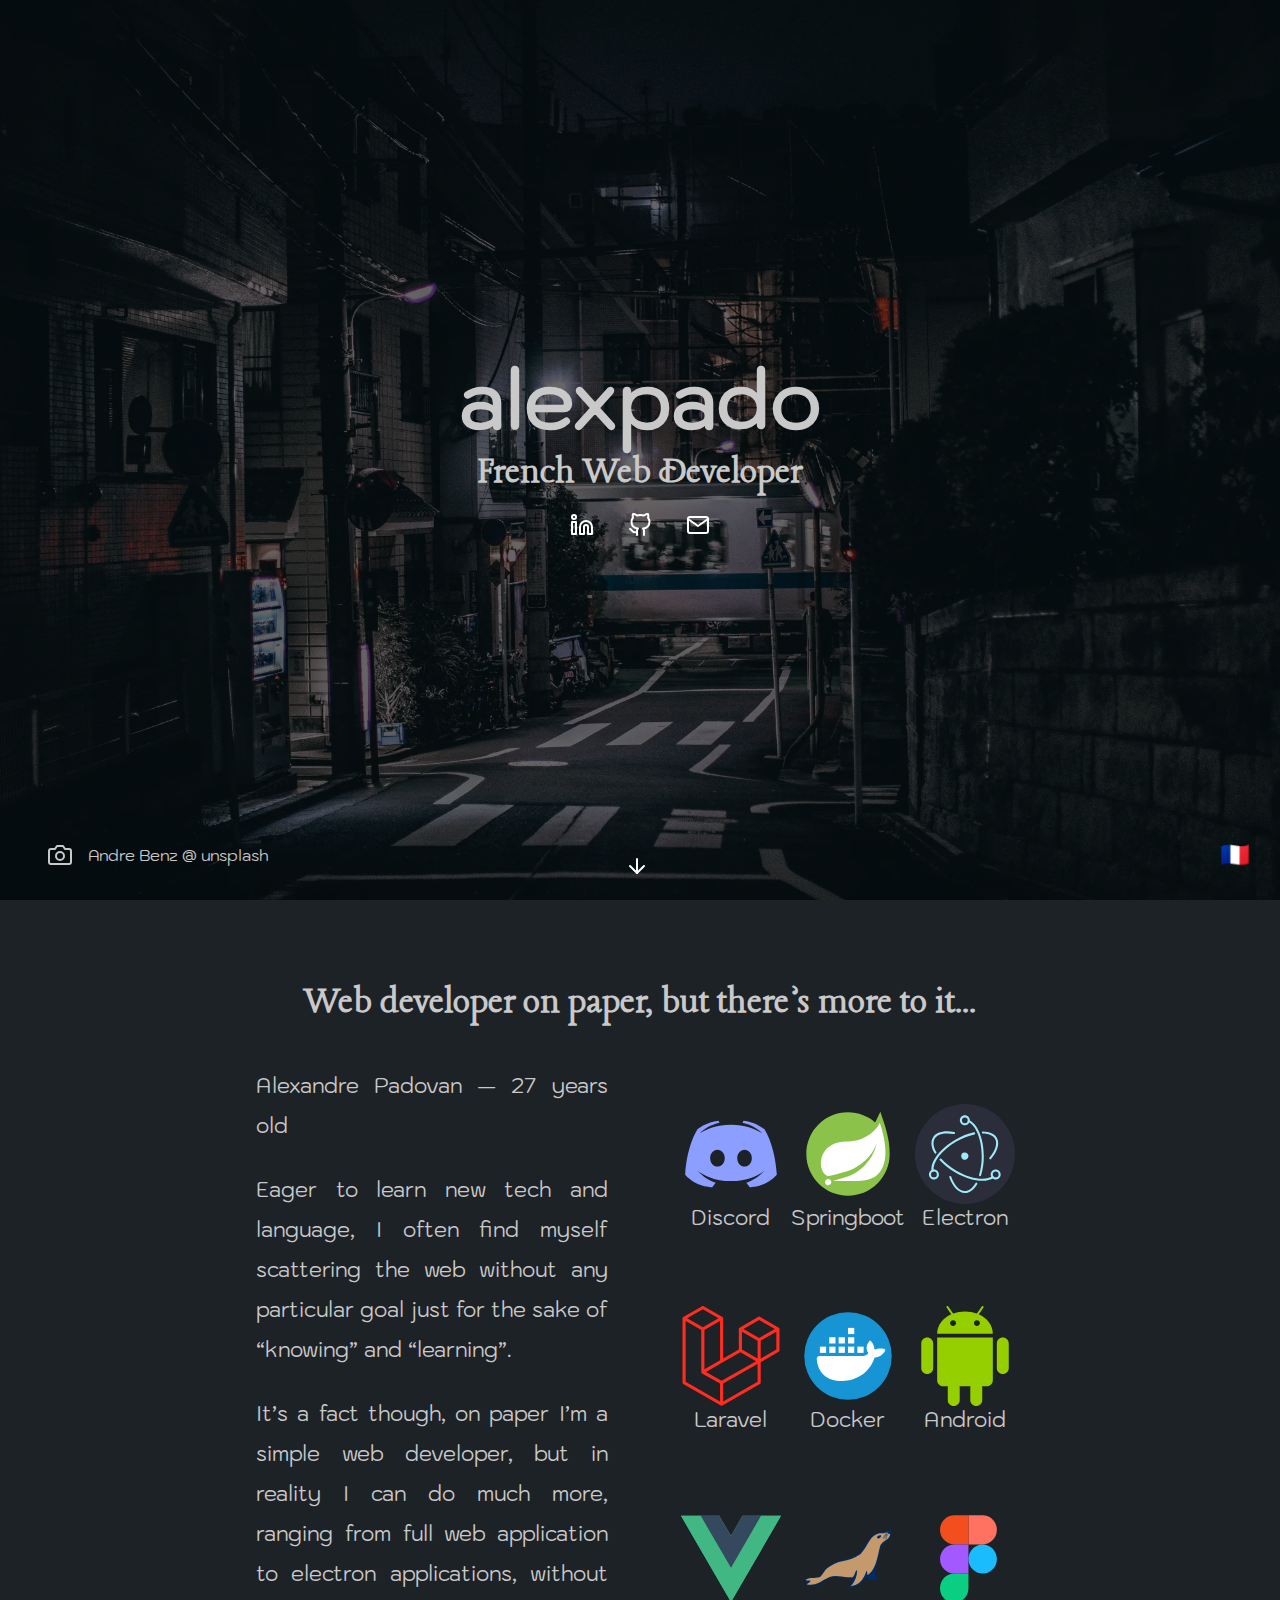
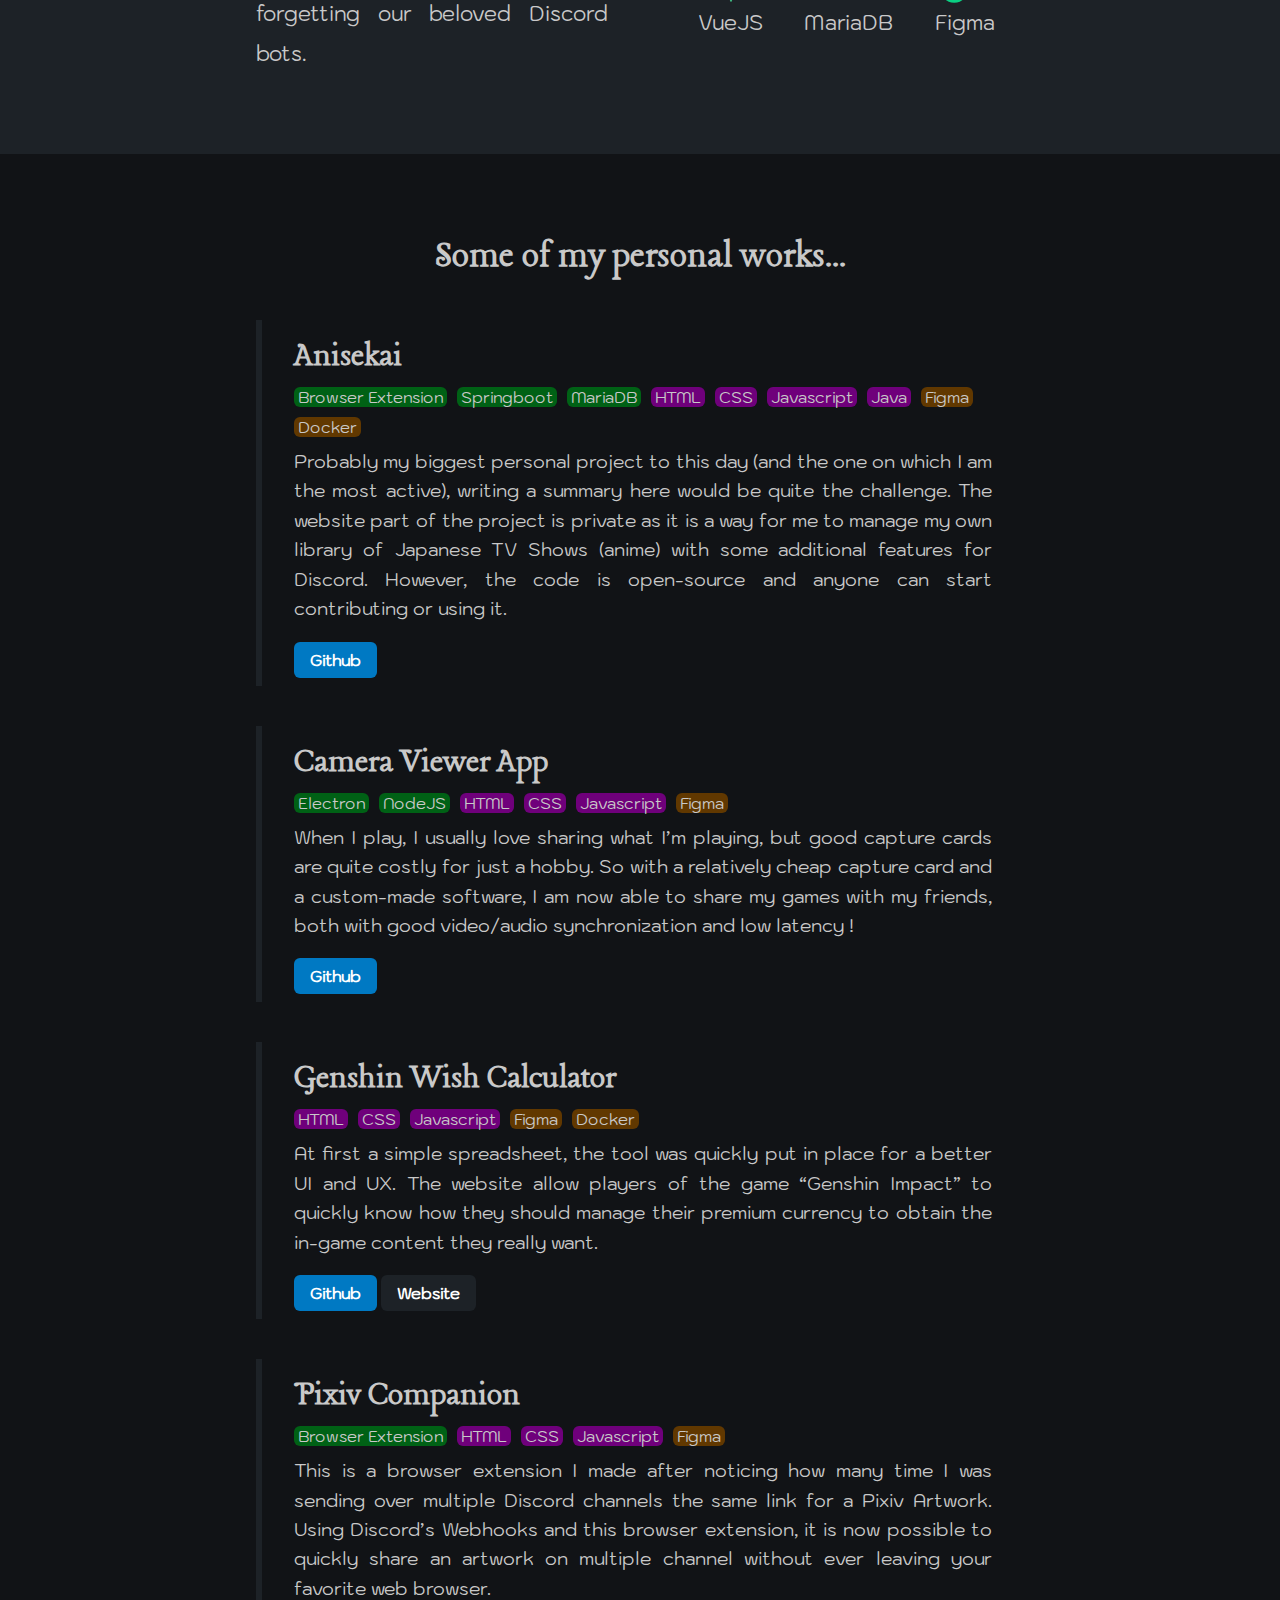
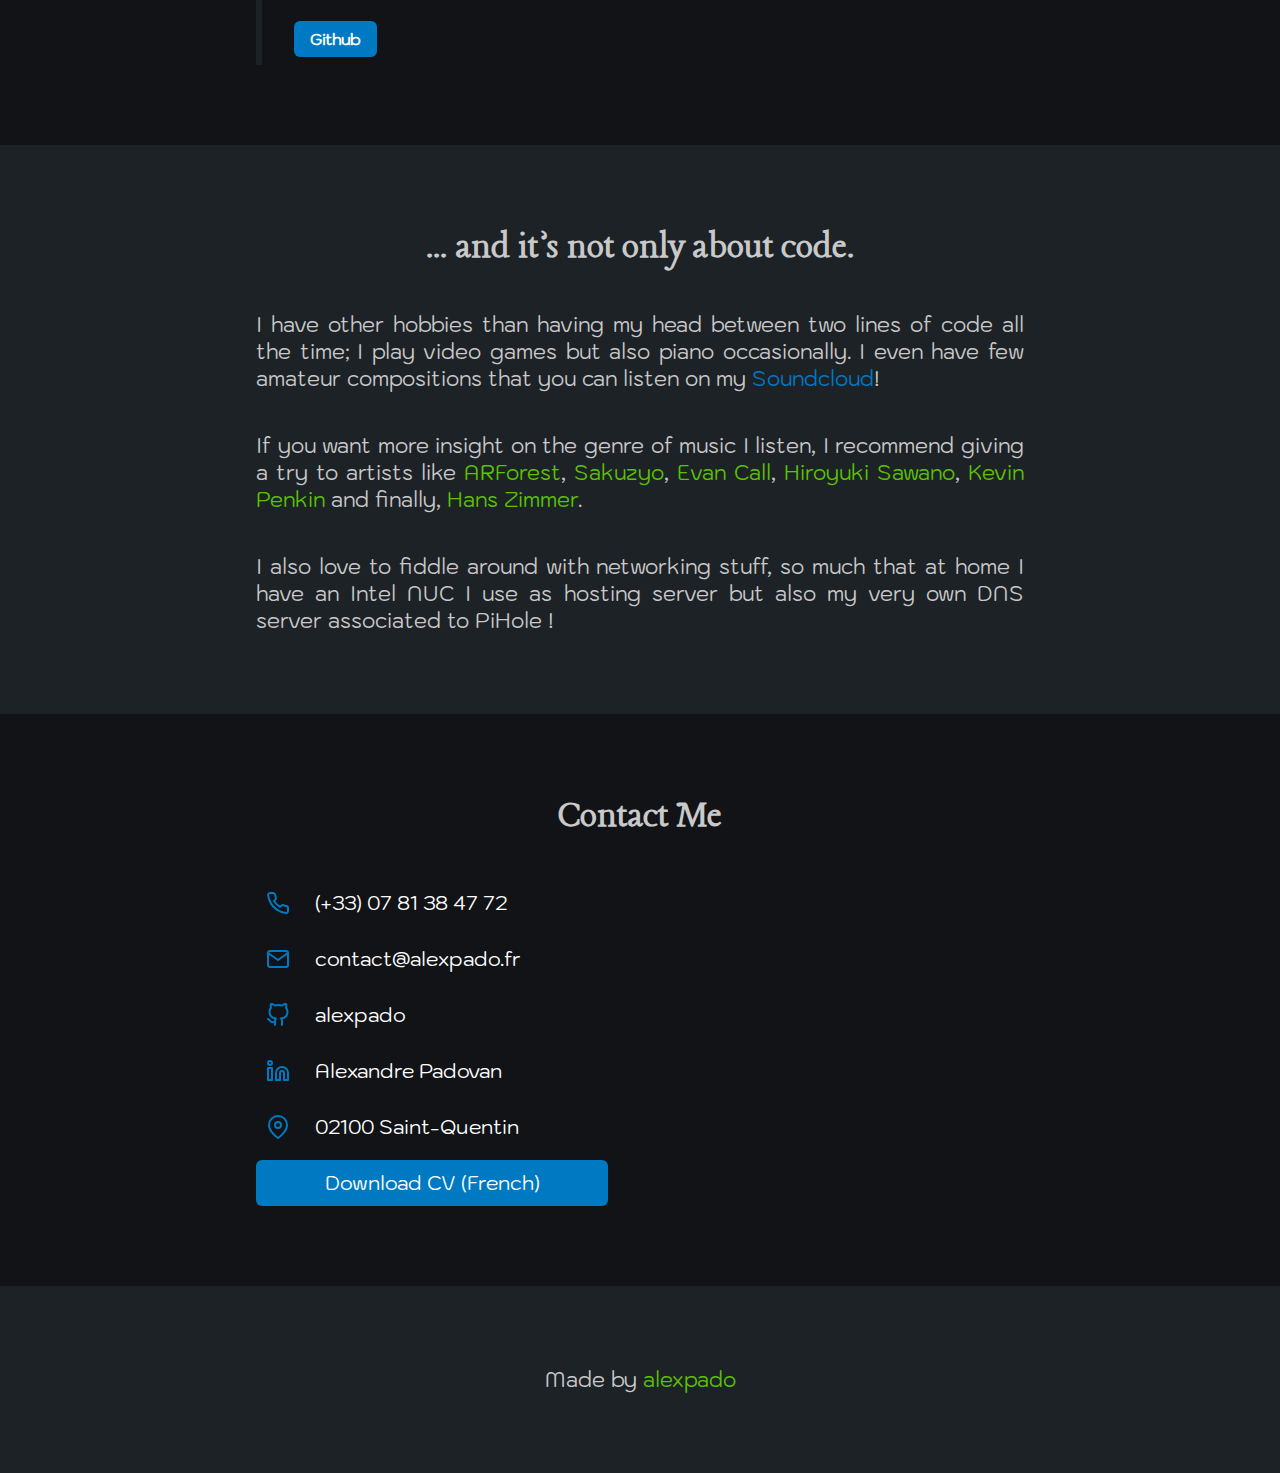
<file: index.html>
<!DOCTYPE html>
<html lang="en">
<head>
    <meta charset="UTF-8">
    <title>alexpado - French Web Developer</title>

    <meta name="viewport" content="width=device-width, initial-scale=1">
    <meta name="description" content="I'm a French Web Developer doing my job during the day, and coding what I like during the night; ranging from website to discord bots.">
    <meta name="author" content="alexpado">

    <meta property="og:title" content="alexpado - French Web Developer">
    <meta property="og:type" content="website">
    <meta property="og:url" content="https://alexpado.fr">
    <meta property="og:description" content="I'm a French Web Developer doing my job during the day, and coding what I like during the night; ranging from website to discord bots.">

    <link rel="stylesheet" href="assets/css/fonts.css">
    <link rel="stylesheet" href="assets/css/globals.css">
    <link rel="stylesheet" href="assets/css/style.css">
    <script defer src="assets/js/feather.min.js"></script>
    <script defer src="assets/js/script.js"></script>
    <script defer type="module" src="assets/js/i18n.js"></script>

    <!--
 /\                 /\
/ \'._   (\_/)   _.'/ \
|.''._'--(o.o)--'_.''.|
 \_ / `;=/ " \=;` \ _/
   `\__| \___/ |__/`
        \(_|_)/
         " ` "
 Oh, hi there ! Did you see that ?
 A website without a JS framework !

 ... Oh, did I interrupt you ?
 I'm sorry, please continue your tour :D

 Have a great day !
    -->
</head>
<body>

<div id="language-switcher"></div>

<section id="landing" class="full-section">

    <div id="effect">
        <div class="flash"></div>
        <div class="overlay"></div>
    </div>

    <div class="section-background fill-parent"></div>

    <a href="https://unsplash.com/fr/photos/route-vide-qi2hmCwlhcE" class="clickable credits flex flex-center flex-row" target="_blank"><i data-feather="camera"></i>
        Andre Benz @ unsplash</a>

    <div class="section-content fill-parent flex flex-center">
        <h1 data-i18n="landing.header.name" class="text"></h1>
        <h2 data-i18n="landing.header.title"></h2>

        <div class="flex flex-row socials flex-center">
            <a class="social clickable" href="https://www.linkedin.com/in/alex-pado/" target="_blank"><i data-feather="linkedin"></i></a>
            <a class="social clickable" href="https://github.com/alexpado" target="_blank"><i data-feather="github"></i></a>
            <a class="social clickable" href="mailto:contact@alexpado.fr" target="_blank"><i data-feather="mail"></i></a>
        </div>
    </div>

    <div id="scroll-indicator" class="slide-top"><i data-feather="arrow-down"></i></div>
</section>

<section id="intro" class="section flex section-light">
    <h2 class="section-title" data-i18n="intro.title"></h2>

    <div class="split-view">
        <div class="view left-view flex">
            <p class="justify" data-i18n="intro.description.p1"></p>
            <p class="justify" data-i18n="intro.description.p2"></p>
            <p class="justify" data-i18n="intro.description.p3"></p>
        </div>
        <div class="view right-view grid">
            <div class="grid-item flex flex-center">
                <img src="assets/img/stacks/discord.svg" alt="" />
                <p>Discord</p>
            </div>
            <div class="grid-item flex flex-center">
                <img src="assets/img/stacks/springboot.svg" alt="" />
                <p>Springboot</p>
            </div>
            <div class="grid-item flex flex-center">
                <img src="assets/img/stacks/electron.svg" alt="" />
                <p>Electron</p>
            </div>
            <div class="grid-item flex flex-center">
                <img src="assets/img/stacks/laravel.svg" alt="" />
                <p>Laravel</p>
            </div>
            <div class="grid-item flex flex-center">
                <img src="assets/img/stacks/docker.svg" alt="" />
                <p>Docker</p>
            </div>
            <div class="grid-item flex flex-center">
                <img src="assets/img/stacks/android.svg" alt="" />
                <p>Android</p>
            </div>
            <div class="grid-item flex flex-center">
                <img src="assets/img/stacks/vuejs.svg" alt="" />
                <p>VueJS</p>
            </div>
            <div class="grid-item flex flex-center">
                <img src="assets/img/stacks/mariadb.svg" alt="" />
                <p>MariaDB</p>
            </div>
            <div class="grid-item flex flex-center">
                <img src="assets/img/stacks/figma.svg" alt="" />
                <p>Figma</p>
            </div>
        </div>
    </div>
</section>

<section id="works" class="section flex section-dark">
    <h2 class="section-title" data-i18n="works.title"></h2>
    <article class="project flex">
        <h3 class="project-name">Anisekai</h3>
        <div class="tags flex flex-row">
            <span class="tag tag-green" data-i18n="works.tags.extension"></span>
            <span class="tag tag-green">Springboot</span>
            <span class="tag tag-green">MariaDB</span>
            <span class="tag tag-purple">HTML</span>
            <span class="tag tag-purple">CSS</span>
            <span class="tag tag-purple">Javascript</span>
            <span class="tag tag-purple">Java</span>
            <span class="tag tag-orange">Figma</span>
            <span class="tag tag-orange">Docker</span>
        </div>
        <p class="project-summary" data-i18n="works.projects.anisekai"></p>
        <div class="actions">
            <a href="https://github.com/anisekai-project/anisekai-service" target="_blank" class="action action-github">Github</a>
        </div>
    </article>

    <article class="project flex">
        <h3 class="project-name">Camera Viewer App</h3>
        <div class="tags flex flex-row">
            <span class="tag tag-green">Electron</span>
            <span class="tag tag-green">NodeJS</span>
            <span class="tag tag-purple">HTML</span>
            <span class="tag tag-purple">CSS</span>
            <span class="tag tag-purple">Javascript</span>
            <span class="tag tag-orange">Figma</span>
        </div>
        <p class="project-summary" data-i18n="works.projects.cva"></p>
        <div class="actions">
            <a href="https://github.com/alexpado/camera-viewer-app" target="_blank" class="action action-github">Github</a>
        </div>
    </article>

    <article class="project flex">
        <h3 class="project-name">Genshin Wish Calculator</h3>
        <div class="tags flex flex-row">
            <span class="tag tag-purple">HTML</span>
            <span class="tag tag-purple">CSS</span>
            <span class="tag tag-purple">Javascript</span>
            <span class="tag tag-orange">Figma</span>
            <span class="tag tag-orange">Docker</span>
        </div>
        <p class="project-summary" data-i18n="works.projects.gwc"></p>
        <div class="actions">
            <a href="https://github.com/alexpado/genshin-wish-calculator" target="_blank" class="action action-github">Github</a>
            <a href="https://gwc.akio.ovh/#/" target="_blank" class="action action-website" data-i18n="works.actions.website-en"></a>
        </div>
    </article>

    <article class="project flex">
        <h3 class="project-name">Pixiv Companion</h3>
        <div class="tags flex flex-row">
            <span class="tag tag-green" data-i18n="works.tags.extension"></span>
            <span class="tag tag-purple">HTML</span>
            <span class="tag tag-purple">CSS</span>
            <span class="tag tag-purple">Javascript</span>
            <span class="tag tag-orange">Figma</span>
        </div>
        <p class="project-summary" data-i18n="works.projects.pixiv"></p>
        <div class="actions">
            <a href="https://github.com/alexpado/pixiv-companion" target="_blank" class="action action-github">Github</a>
        </div>
    </article>
</section>

<section id="hobbies" class="section flex section-light">
    <h2 class="section-title" data-i18n="hobbies.title"></h2>
    <p class="justify" data-i18n="hobbies.description.p1"></p>
    <p class="justify" data-i18n="hobbies.description.p2"></p>
    <p class="justify" data-i18n="hobbies.description.p3"></p>
</section>

<section id="contact" class="section flex section-dark">
    <h2 class="section-title" data-i18n="contact.title"></h2>


    <div class="split-view">
        <div class="view left-view flex contact-details">
            <a href="tel://+33781384772" target="_blank" class="contact-detail phone"><i data-feather="phone"></i><span>(+33) 07 81 38 47 72</span></a>
            <a href="mailto:contact@alexpado.fr" target="_blank" class="contact-detail mail"><i data-feather="mail"></i><span>contact@alexpado.fr</span></a>
            <a href="https://github.com/alexpado" target="_blank" class="contact-detail github"><i data-feather="github"></i><span>alexpado</span></a>
            <a href="https://www.linkedin.com/in/alex-pado/" target="_blank" class="contact-detail linkedin"><i data-feather="linkedin"></i><span>Alexandre Padovan</span></a>
            <a href="https://www.google.fr/maps/place/02100+Saint-Quentin" target="_blank" class="contact-detail map"><i data-feather="map-pin"></i><span>02100 Saint-Quentin</span></a>
            <a href="https://downloads.alexpado.fr/perso/cv.pdf" class="contact-detail cv" data-i18n="contact.download-cv"></a>
        </div>
        <div class="view right-view map">
            <iframe src="https://www.google.com/maps/embed?pb=!1m18!1m12!1m3!1d41163.6875858183!2d3.2377846962599763!3d49.84752164954611!2m3!1f0!2f0!3f0!3m2!1i1024!2i768!4f13.1!3m3!1m2!1s0x47e8186188e01cc5%3A0x40af13e8169d440!2s02100%20Saint-Quentin!5e0!3m2!1sen!2sfr!4v1737418061465!5m2!1sen!2sfr" style="border:0;" allowfullscreen="" loading="lazy" referrerpolicy="no-referrer-when-downgrade"></iframe>
        </div>
    </div>
</section>

<footer class="section flex section-light">
    <p data-i18n="footer.signature"></p>
</footer>

</body>
</html>
</file>
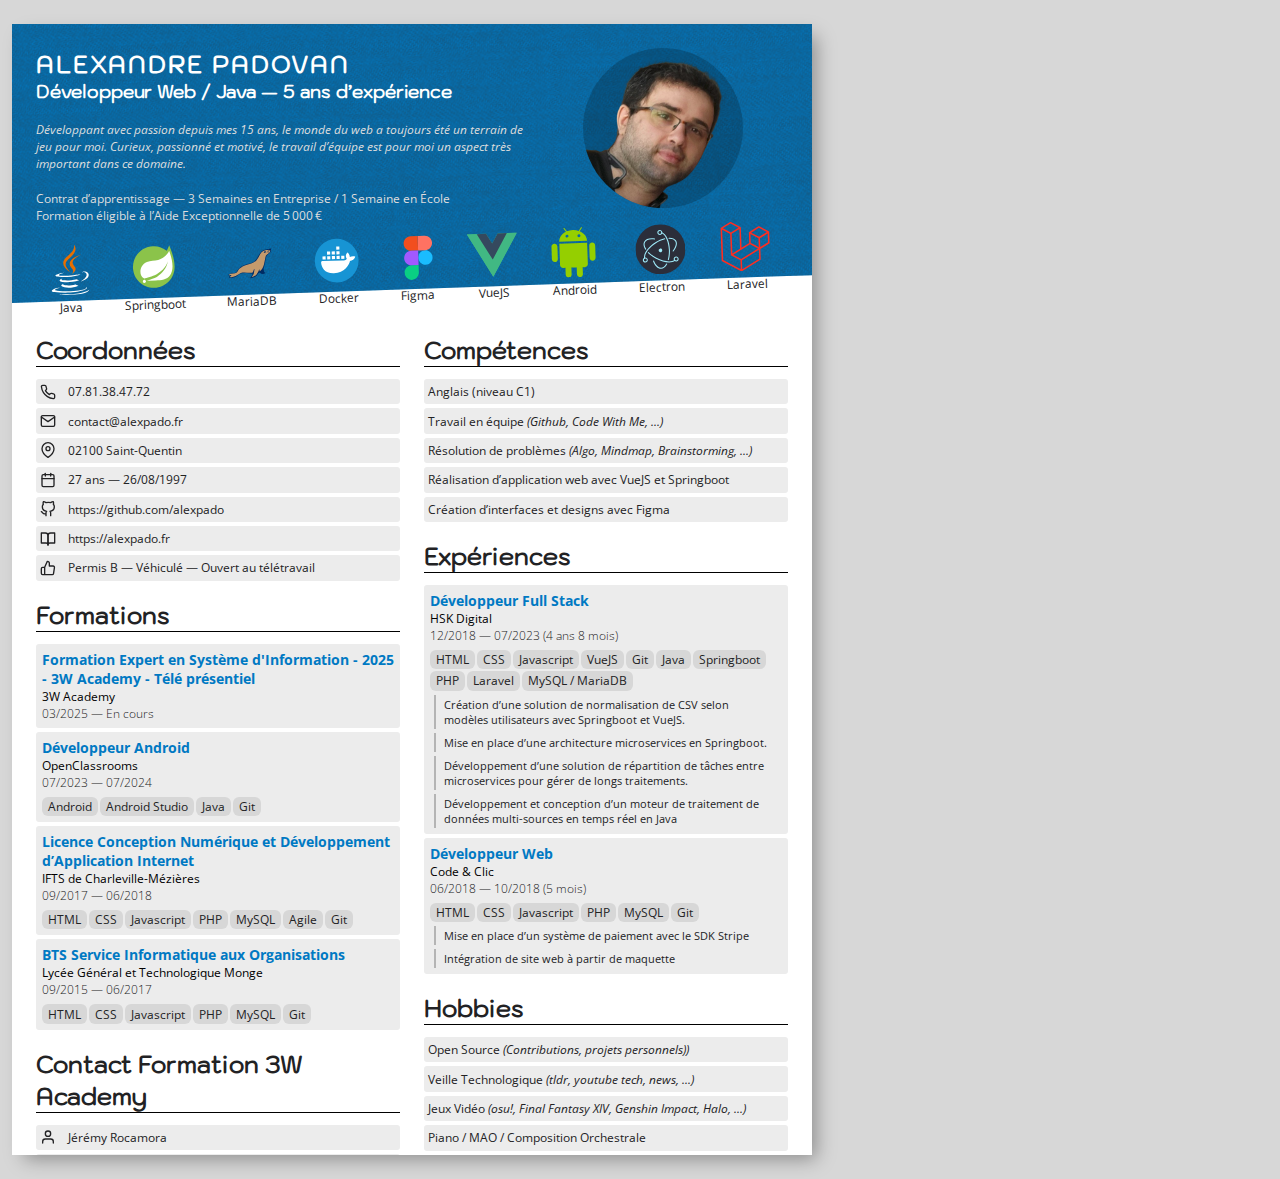
<file: cv.html>
<!DOCTYPE html>
<html lang="en">

<head>
    <meta charset="UTF-8">
    <meta name="viewport" content="width=device-width, initial-scale=1.0">
    <title>Alexandre Padovan — CV</title>

    <script defer src="assets/js/feather.min.js"></script>
    <script defer src="assets/js/cv.js"></script>

    <link rel="stylesheet" href="assets/css/fonts.css">
    <link rel="stylesheet" href="assets/css/globals.css">
    <link rel="stylesheet" href="assets/css/cv.css">
</head>

<body>

<div class="containment">

    <div class="background"></div>

    <header class="split-view">
        <div class="view left-view">
            <h1 class="name">Alexandre Padovan</h1>
            <h2>Développeur Web / Java — 5 ans d’expérience</h2>

            <div class="header-block introduction">
                <p><i>
                    Développant avec passion depuis mes 15 ans, le monde du web a toujours été un terrain de jeu pour
                    moi. Curieux, passionné et motivé, le travail d’équipe est pour moi un aspect très important dans ce
                    domaine.
                </i></p>
            </div>

            <div class="header-block contract">
                <p>Contrat d’apprentissage — 3 Semaines en Entreprise / 1 Semaine en École</p>
                <p>Formation éligible à l’Aide Exceptionnelle de 5 000 €</p>
            </div>
        </div>
        <div class="view right-view">
            <img src="assets/img/this_is_my_face_transparent.png" alt="Profile">
        </div>
    </header>

    <section class="tech-stack">
        <div class="tech-container">
            <img class="tech" alt="" src="assets/img/stacks/java.svg" />
            <span>Java</span>
        </div>
        <div class="tech-container">
            <img class="tech" alt="" src="assets/img/stacks/springboot.svg" />
            <span>Springboot</span>
        </div>
        <div class="tech-container">
            <img class="tech" alt="" src="assets/img/stacks/mariadb.svg" />
            <span>MariaDB</span>
        </div>
        <div class="tech-container">
            <img class="tech" alt="" src="assets/img/stacks/docker.svg" />
            <span>Docker</span>
        </div>
        <div class="tech-container">
            <img class="tech" alt="" src="assets/img/stacks/figma.svg" />
            <span>Figma</span>
        </div>
        <div class="tech-container">
            <img class="tech" alt="" src="assets/img/stacks/vuejs.svg" />
            <span>VueJS</span>
        </div>
        <div class="tech-container">
            <img class="tech" alt="" src="assets/img/stacks/android.svg" />
            <span>Android</span>
        </div>
        <div class="tech-container">
            <img class="tech" alt="" src="assets/img/stacks/electron.svg" />
            <span>Electron</span>
        </div>
        <div class="tech-container">
            <img class="tech" alt="" src="assets/img/stacks/laravel.svg" />
            <span>Laravel</span>
        </div>
    </section>

    <div class="aligner"></div>

    <section class="section split-view">
        <div class="view left-view">
            <h1 class="section-title">Coordonnées</h1>

            <div class="section-item-list">
                <div class="section-item">
                    <div class="icon"><i data-feather="phone"></i></div>
                    <div class="label">07.81.38.47.72</div>
                </div>
                <div class="section-item">
                    <div class="icon"><i data-feather="mail"></i></div>
                    <div class="label">contact@alexpado.fr</div>
                </div>
                <div class="section-item">
                    <div class="icon"><i data-feather="map-pin"></i></div>
                    <div class="label">02100 Saint-Quentin</div>
                </div>
                <div class="section-item">
                    <div class="icon"><i data-feather="calendar"></i></div>
                    <div class="label">27 ans — 26/08/1997</div>
                </div>
                <div class="section-item">
                    <div class="icon"><i data-feather="github"></i></div>
                    <div class="label">
                        <a href="https://github.com/alexpado" target="_blank">https://github.com/alexpado</a></div>
                </div>
                <div class="section-item">
                    <div class="icon"><i data-feather="book-open"></i></div>
                    <div class="label"><a href="https://alexpado.fr" target="_blank">https://alexpado.fr</a></div>
                </div>
                <div class="section-item">
                    <div class="icon"><i data-feather="thumbs-up"></i></div>
                    <div class="label">Permis B — Véhiculé — Ouvert au télétravail</div>
                </div>
            </div>

            <h1 class="section-title">Formations</h1>

            <div class="section-item-list">
                <div class="dated-item">
                    <p class="name">Formation Expert en Système d'Information - 2025 - 3W Academy - Télé présentiel</p>
                    <p class="organization">3W Academy</p>
                    <p class="dates">03/2025 — En cours</p>
                </div>
                <div class="dated-item">
                    <p class="name">Développeur Android</p>
                    <p class="organization">OpenClassrooms</p>
                    <p class="dates">07/2023 — 07/2024</p>
                    <div class="tags">
                        <span class="tag tag-main">Android</span>
                        <span class="tag tag-main">Android Studio</span>
                        <span class="tag tag-main">Java</span>
                        <span class="tag tag-main">Git</span>
                    </div>
                </div>
                <div class="dated-item">
                    <p class="name">Licence Conception Numérique et Développement d’Application Internet</p>
                    <p class="organization">IFTS de Charleville-Mézières</p>
                    <p class="dates">09/2017 — 06/2018</p>
                    <div class="tags">
                        <span class="tag tag-main">HTML</span>
                        <span class="tag tag-main">CSS</span>
                        <span class="tag tag-main">Javascript</span>
                        <span class="tag tag-main">PHP</span>
                        <span class="tag tag-main">MySQL</span>
                        <span class="tag tag-main">Agile</span>
                        <span class="tag tag-main">Git</span>
                    </div>
                </div>

                <div class="dated-item">
                    <p class="name">BTS Service Informatique aux Organisations</p>
                    <p class="organization">Lycée Général et Technologique Monge</p>
                    <p class="dates">09/2015 — 06/2017</p>
                    <div class="tags">
                        <span class="tag tag-main">HTML</span>
                        <span class="tag tag-main">CSS</span>
                        <span class="tag tag-main">Javascript</span>
                        <span class="tag tag-main">PHP</span>
                        <span class="tag tag-main">MySQL</span>
                        <span class="tag tag-main">Git</span>
                    </div>
                </div>
            </div>

            <h1 class="section-title">Contact Formation 3W Academy</h1>

            <div class="section-item-list">
                <div class="section-item">
                    <div class="icon"><i data-feather="user"></i></div>
                    <div class="label">Jérémy Rocamora</div>
                </div>
                <div class="section-item">
                    <div class="icon"><i data-feather="phone"></i></div>
                    <div class="label">06.80.01.40.29</div>
                </div>
                <div class="section-item">
                    <div class="icon"><i data-feather="mail"></i></div>
                    <div class="label">j.rocamora@3wacademy.fr</div>
                </div>
            </div>
        </div>
        <div class="view right-view">
            <h1 class="section-title">Compétences</h1>

            <div class="section-item-list">
                <div class="section-item">
                    <div class="label">Anglais (niveau C1)</div>
                </div>
                <div class="section-item">
                    <div class="label">Travail en équipe <i>(Github, Code With Me, ...)</i></div>
                </div>
                <div class="section-item">
                    <div class="label">Résolution de problèmes <i>(Algo, Mindmap, Brainstorming, ...)</i></div>
                </div>
                <div class="section-item">
                    <div class="label">Réalisation d’application web avec <b>VueJS</b> et <b>Springboot</b></div>
                </div>
                <div class="section-item">
                    <div class="label">Création d’interfaces et designs avec Figma</div>
                </div>
            </div>

            <h1 class="section-title">Expériences</h1>

            <div class="section-item-list">
                <div class="dated-item">
                    <p class="name">Développeur Full Stack</p>
                    <p class="organization">HSK Digital</p>
                    <p class="dates">12/2018 — 07/2023 (4 ans 8 mois)</p>
                    <div class="tags">
                        <span class="tag tag-main">HTML</span>
                        <span class="tag tag-main">CSS</span>
                        <span class="tag tag-main">Javascript</span>
                        <span class="tag tag-main">VueJS</span>
                        <span class="tag tag-main">Git</span>
                        <span class="tag tag-main">Java</span>
                        <span class="tag tag-main">Springboot</span>
                        <span class="tag tag-main">PHP</span>
                        <span class="tag tag-main">Laravel</span>
                        <span class="tag tag-main">MySQL / MariaDB</span>
                    </div>
                    <p class="work">Création d’une solution de normalisation de CSV selon modèles utilisateurs avec Springboot et VueJS.</p>
                    <p class="work">Mise en place d’une architecture microservices en Springboot.</p>
                    <p class="work">Développement d’une solution de répartition de tâches entre microservices pour gérer de longs traitements.</p>
                    <p class="work">Développement et conception d’un moteur de traitement de données multi-sources en
                                    temps réel en Java</p>
                </div>
                <div class="dated-item">
                    <p class="name">Développeur Web</p>
                    <p class="organization">Code & Clic</p>
                    <p class="dates">06/2018 — 10/2018 (5 mois)</p>
                    <div class="tags">
                        <span class="tag tag-main">HTML</span>
                        <span class="tag tag-main">CSS</span>
                        <span class="tag tag-main">Javascript</span>
                        <span class="tag tag-main">PHP</span>
                        <span class="tag tag-main">MySQL</span>
                        <span class="tag tag-main">Git</span>
                    </div>
                    <p class="work">Mise en place d’un système de paiement avec le SDK Stripe</p>
                    <p class="work">Intégration de site web à partir de maquette</p>
                </div>
            </div>

            <h1 class="section-title">Hobbies</h1>

            <div class="section-item-list">
                <div class="section-item">
                    <div class="label">Open Source <i>(Contributions, projets personnels))</i></div>
                </div>
                <div class="section-item">
                    <div class="label">Veille Technologique <i>(tldr, youtube tech, news, ...)</i></div>
                </div>
                <div class="section-item">
                    <div class="label">Jeux Vidéo <i>(osu!, Final Fantasy XIV, Genshin Impact, Halo, ...)</i></div>
                </div>
                <div class="section-item">
                    <div class="label">Piano / MAO / Composition Orchestrale</div>
                </div>
                <div class="section-item">
                    <div class="label">Animation Japonaise</div>
                </div>
            </div>
        </div>

    </section>
</div>

</body>
</html>
</file>
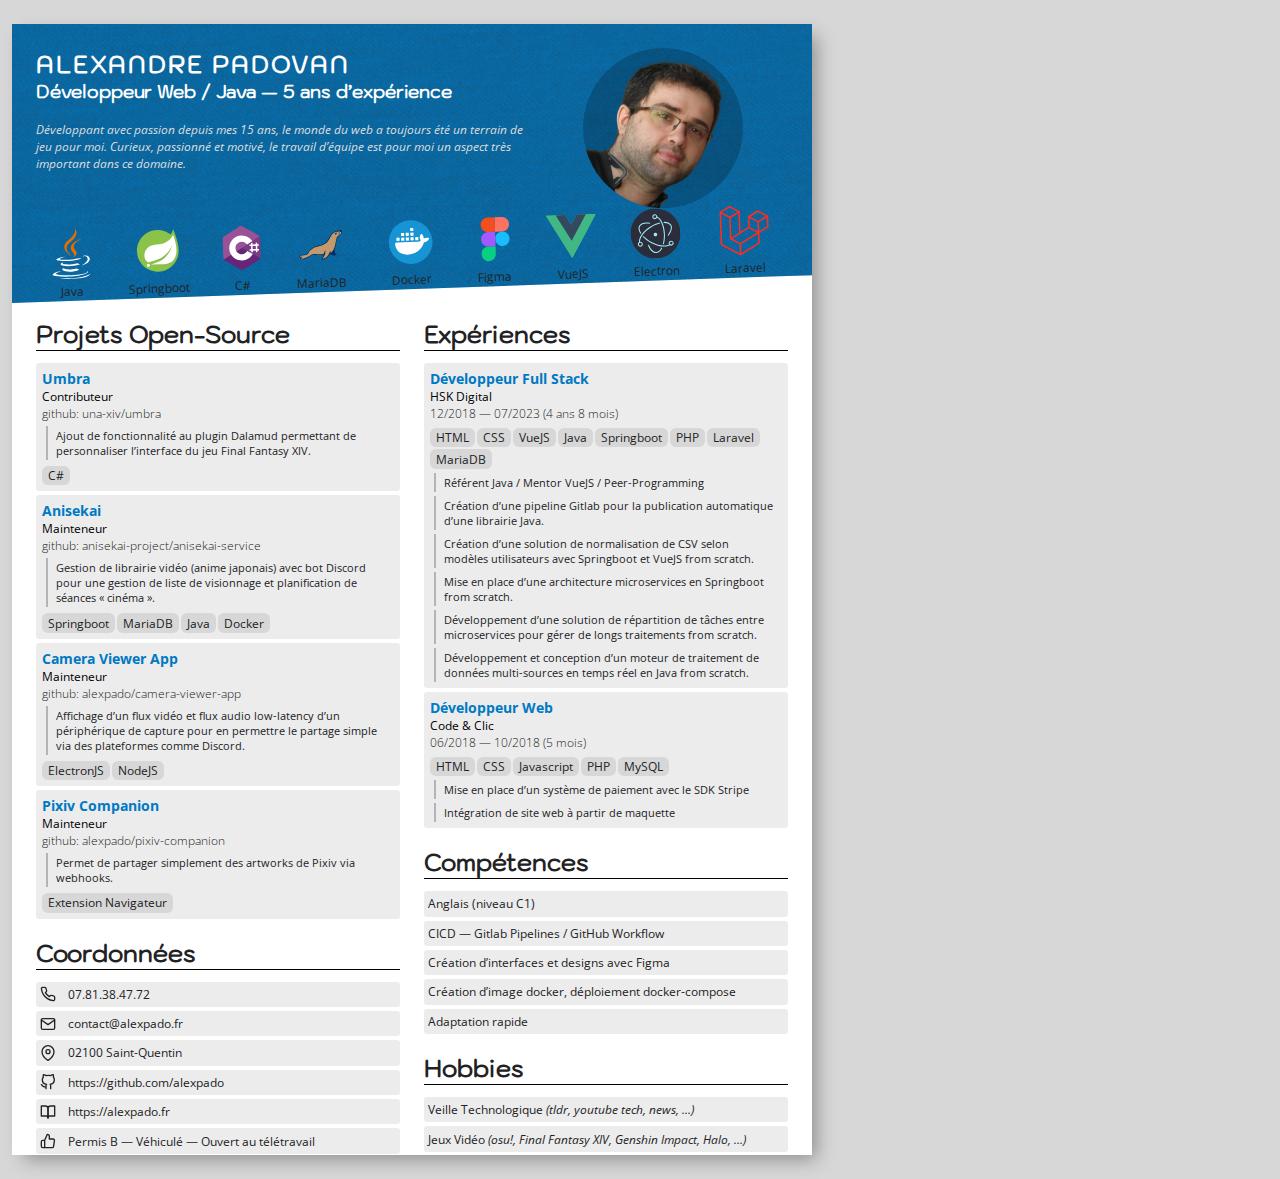
<file: cv2.html>
<!DOCTYPE html>
<html lang="en">

<head>
    <meta charset="UTF-8">
    <meta name="viewport" content="width=device-width, initial-scale=1.0">
    <title>Alexandre Padovan — CV</title>

    <script defer src="assets/js/feather.min.js"></script>
    <script defer src="assets/js/cv.js"></script>

    <link rel="stylesheet" href="assets/css/fonts.css">
    <link rel="stylesheet" href="assets/css/globals.css">
    <link rel="stylesheet" href="assets/css/cv.css">
</head>

<body>

<div class="containment cv2">

    <div class="background"></div>

    <header class="split-view">
        <div class="view left-view">
            <h1 class="name">Alexandre Padovan</h1>
            <h2>Développeur Web / Java — 5 ans d’expérience</h2>

            <div class="header-block spacer"></div>

            <div class="header-block introduction">
                <p><i>
                    Développant avec passion depuis mes 15 ans, le monde du web a toujours été un terrain de jeu pour
                    moi. Curieux, passionné et motivé, le travail d’équipe est pour moi un aspect très important dans ce
                    domaine.
                </i></p>
            </div>

            <div class="header-block spacer"></div>
            <div class="header-block spacer"></div>

        </div>
        <div class="view right-view">
            <img src="assets/img/this_is_my_face_transparent.png" alt="Profile">
        </div>
    </header>

    <section class="tech-stack">
        <div class="tech-container">
            <img class="tech" alt="" src="assets/img/stacks/java.svg" />
            <span>Java</span>
        </div>
        <div class="tech-container">
            <img class="tech" alt="" src="assets/img/stacks/springboot.svg" />
            <span>Springboot</span>
        </div>
        <div class="tech-container">
            <img class="tech" alt="" src="assets/img/stacks/csharp.svg" />
            <span>C#</span>
        </div>
        <div class="tech-container">
            <img class="tech" alt="" src="assets/img/stacks/mariadb.svg" />
            <span>MariaDB</span>
        </div>
        <div class="tech-container">
            <img class="tech" alt="" src="assets/img/stacks/docker.svg" />
            <span>Docker</span>
        </div>
        <div class="tech-container">
            <img class="tech" alt="" src="assets/img/stacks/figma.svg" />
            <span>Figma</span>
        </div>
        <div class="tech-container">
            <img class="tech" alt="" src="assets/img/stacks/vuejs.svg" />
            <span>VueJS</span>
        </div>
        <div class="tech-container">
            <img class="tech" alt="" src="assets/img/stacks/electron.svg" />
            <span>Electron</span>
        </div>
        <div class="tech-container">
            <img class="tech" alt="" src="assets/img/stacks/laravel.svg" />
            <span>Laravel</span>
        </div>
    </section>

    <div class="aligner"></div>

    <section class="section split-view">
        <div class="view left-view">

            <h1 class="section-title">Projets Open-Source</h1>

            <div class="section-item-list projects">
                <div class="dated-item">
                    <p class="name">Umbra</p>
                    <p class="organization">Contributeur</p>
                    <a href="https://github.com/una-xiv/umbra" target="_blank" class="dates">github: una-xiv/umbra</a>
                    <p class="work">
                        Ajout de fonctionnalité au plugin Dalamud permettant de personnaliser l’interface du jeu Final
                        Fantasy XIV.
                    </p>
                    <div class="tags">
                        <span class="tag tag-main">C#</span>
                    </div>
                </div>
                <div class="dated-item">
                    <p class="name">Anisekai</p>
                    <p class="organization">Mainteneur</p>
                    <a href="https://github.com/anisekai-project/anisekai-service" target="_blank" class="dates">github:
                                                                                                                 anisekai-project/anisekai-service</a>
                    <p class="work">
                        Gestion de librairie vidéo (anime japonais) avec bot Discord pour une gestion de liste de
                        visionnage et planification de séances « cinéma ».
                    </p>
                    <div class="tags">
                        <span class="tag tag-main">Springboot</span>
                        <span class="tag tag-main">MariaDB</span>
                        <span class="tag tag-main">Java</span>
                        <span class="tag tag-main">Docker</span>
                    </div>
                </div>
                <div class="dated-item">
                    <p class="name">Camera Viewer App</p>
                    <p class="organization">Mainteneur</p>
                    <a href="https://github.com/alexpado/camera-viewer-app" target="_blank" class="dates">github:
                                                                                                          alexpado/camera-viewer-app</a>
                    <p class="work">
                        Affichage d’un flux vidéo et flux audio low-latency d’un périphérique de capture pour en
                        permettre le partage simple via des plateformes comme Discord.
                    </p>
                    <div class="tags">
                        <span class="tag tag-main">ElectronJS</span>
                        <span class="tag tag-main">NodeJS</span>
                    </div>
                </div>

                <div class="dated-item">
                    <p class="name">Pixiv Companion</p>
                    <p class="organization">Mainteneur</p>
                    <a href="https://github.com/alexpado/pixiv-companion" target="_blank" class="dates">github:
                                                                                                                alexpado/pixiv-companion</a>
                    <p class="work">
                        Permet de partager simplement des artworks de Pixiv via webhooks.
                    </p>
                    <div class="tags">
                        <span class="tag tag-main">Extension Navigateur</span>
                    </div>
                </div>
            </div>

            <h1 class="section-title">Coordonnées</h1>

            <div class="section-item-list">
                <div class="section-item">
                    <div class="icon"><i data-feather="phone"></i></div>
                    <div class="label">07.81.38.47.72</div>
                </div>
                <div class="section-item">
                    <div class="icon"><i data-feather="mail"></i></div>
                    <div class="label">contact@alexpado.fr</div>
                </div>
                <div class="section-item">
                    <div class="icon"><i data-feather="map-pin"></i></div>
                    <div class="label">02100 Saint-Quentin</div>
                </div>
                <div class="section-item">
                    <div class="icon"><i data-feather="github"></i></div>
                    <div class="label">
                        <a href="https://github.com/alexpado" target="_blank">https://github.com/alexpado</a></div>
                </div>
                <div class="section-item">
                    <div class="icon"><i data-feather="book-open"></i></div>
                    <div class="label"><a href="https://alexpado.fr" target="_blank">https://alexpado.fr</a></div>
                </div>
                <div class="section-item">
                    <div class="icon"><i data-feather="thumbs-up"></i></div>
                    <div class="label">Permis B — Véhiculé — Ouvert au télétravail</div>
                </div>
            </div>
        </div>
        <div class="view right-view">

            <h1 class="section-title">Expériences</h1>

            <div class="section-item-list">
                <div class="dated-item">
                    <p class="name">Développeur Full Stack</p>
                    <p class="organization">HSK Digital</p>
                    <p class="dates">12/2018 — 07/2023 (4 ans 8 mois)</p>
                    <div class="tags">
                        <span class="tag tag-main">HTML</span>
                        <span class="tag tag-main">CSS</span>
                        <span class="tag tag-main">VueJS</span>
                        <span class="tag tag-main">Java</span>
                        <span class="tag tag-main">Springboot</span>
                        <span class="tag tag-main">PHP</span>
                        <span class="tag tag-main">Laravel</span>
                        <span class="tag tag-main">MariaDB</span>
                    </div>
                    <p class="work">Référent Java / Mentor VueJS / Peer-Programming</p>
                    <p class="work">Création d’une pipeline Gitlab pour la publication automatique d’une librairie Java.</p>
                    <p class="work">Création d’une solution de normalisation de CSV selon modèles utilisateurs avec
                                    Springboot et VueJS from scratch.</p>
                    <p class="work">Mise en place d’une architecture microservices en Springboot from scratch.</p>
                    <p class="work">Développement d’une solution de répartition de tâches entre microservices pour gérer
                                    de longs traitements from scratch.</p>
                    <p class="work">Développement et conception d’un moteur de traitement de données multi-sources en
                                    temps réel en Java from scratch.</p>
                </div>
                <div class="dated-item">
                    <p class="name">Développeur Web</p>
                    <p class="organization">Code & Clic</p>
                    <p class="dates">06/2018 — 10/2018 (5 mois)</p>
                    <div class="tags">
                        <span class="tag tag-main">HTML</span>
                        <span class="tag tag-main">CSS</span>
                        <span class="tag tag-main">Javascript</span>
                        <span class="tag tag-main">PHP</span>
                        <span class="tag tag-main">MySQL</span>
                    </div>
                    <p class="work">Mise en place d’un système de paiement avec le SDK Stripe</p>
                    <p class="work">Intégration de site web à partir de maquette</p>
                </div>
            </div>

            <h1 class="section-title">Compétences</h1>

            <div class="section-item-list">
                <div class="section-item">
                    <div class="label">Anglais (niveau C1)</div>
                </div>
                <div class="section-item">
                    <div class="label">CICD — Gitlab Pipelines / GitHub Workflow</div>
                </div>
                <div class="section-item">
                    <div class="label">Création d’interfaces et designs avec Figma</div>
                </div>
                <div class="section-item">
                    <div class="label">Création d’image docker, déploiement docker-compose</div>
                </div>
                <div class="section-item">
                    <div class="label">Adaptation rapide</div>
                </div>
            </div>


            <h1 class="section-title">Hobbies</h1>

            <div class="section-item-list">
                <div class="section-item">
                    <div class="label">Veille Technologique <i>(tldr, youtube tech, news, ...)</i></div>
                </div>
                <div class="section-item">
                    <div class="label">Jeux Vidéo <i>(osu!, Final Fantasy XIV, Genshin Impact, Halo, ...)</i></div>
                </div>
                <div class="section-item">
                    <div class="label">Piano / MAO / Composition Orchestrale</div>
                </div>
                <div class="section-item">
                    <div class="label">Animation Japonaise</div>
                </div>
            </div>
        </div>

    </section>
</div>

</body>
</html>
</file>
<file: assets/css/fonts.css>
@font-face {
    font-family: "Lancelot";
    src: url("/assets/fonts/lancelot/lancelot-regular.ttf") format("truetype");
}

@font-face {
    font-family: "Kodchasan";
    src: url("/assets/fonts/kodchasan/kodchasan-regular.ttf") format("truetype");
}
</file>
<file: assets/css/globals.css>
.fill-parent {
    position: absolute;
    top: 0;
    bottom: 0;
    left: 0;
    right: 0;
}

.clickable {
    --size: 58px;

    display: flex;
    align-items: center;
    justify-content: center;

    font-size: 1.5em;
    background-color: transparent;
    color: var(--font-color);

    border: none;
    border-radius: 6px;

    min-height: var(--size);
    min-width: var(--size);

    cursor: pointer;

    transition: color .25s ease-in-out, background-color .25s ease-in-out;
}

.clickable:hover {
    color: var(--emphasis-color);
    background-color: rgba(255, 255, 255, 0.25);
}

.section-light {
    background-color: var(--light-background);
}

.section-dark {
    background-color: var(--dark-background);
}

.full-section {
    position: relative;
    width: 100%;
    height: 100vh;
}

.section {
    max-width: 100%;
    padding: 5em 16em;
    gap: 2.5em;
}

.split-view {
    display: flex;
    gap: 4em;
}

.split-view .view {
    flex-basis: 50%;
    flex-grow: 1;
}

.grid {
    display: grid;
    grid-template-columns: repeat(3, minmax(0, 1fr));
}

.grid-item {
    padding: 1em
}

.flex {
    display: flex;
    flex-direction: column;
}

.flex-row {
    flex-direction: row;
}

.flex-center {
    align-items: center;
    justify-content: center;
}

.justify {
    text-align: justify;
}

a {
    color: var(--primary-color);
    text-decoration: none;
}

a:hover, b, i {
    color: var(--secondary-color);
    text-decoration: none;
    font-weight: normal;
}

.project, .tags {
    gap: 0.625em;
}

.project .project-summary {
    font-size: 1.15em;
    line-height: 1.6em;
    text-align: justify;
}

.tags {
    flex-wrap: wrap;
}

.tag {
    padding: 0 0.25em;
    background-color: var(--tag-color);
    border-radius: 6px;
}

.tag-green {
    --tag-color: #006115;
}

.tag-purple {
    --tag-color: #6f007b;
}

.tag-orange {
    --tag-color: #613800;
}

.project h3 {
    text-align: left;
}

.contact-details {
    display: flex;
    flex-direction: column;
    gap: 0.625em;
}

.contact-detail {
    font-size: 1.25em;
    display: flex;
    gap: 1.25em;
    padding: 0.5em;
    border-radius: 6px;
}

.contact-detail > * {
    margin: auto 0;
}

.contact-detail span {
    color: white;
}

.contact-detail:hover {
    background-color: rgba(255, 255, 255, 0.25);
}


/* Small devices (portrait tablets and large phones, 600px and up) */
@media only screen and (max-width: 600px) {
    .section {
        padding: 5em 2em;
    }

    .split-view {
        flex-direction: column;
    }

    #works .project {
        border-left: 0!important;
        padding-left: 0!important;
    }
}

/* Medium devices (landscape tablets, 768px and up) */
@media only screen and (max-width: 768px) and (min-width: 600px) {
    .section {
        padding: 5em 2em;
    }

    .split-view {
        flex-direction: column;
    }
}

/* Large devices (laptops/desktops, 992px and up) */
@media only screen and (max-width: 992px) and (min-width: 768px) {

    .section {
        padding: 5em 3em;
    }

    #intro .split-view {
        flex-direction: column;
    }
}

/* Extra large devices (large laptops and desktops, 1200px and up) */
@media only screen and (max-width: 1200px) and (min-width: 992px){
    .section {
        padding: 5em;
    }
}


.slide-top {
    -webkit-animation: slide-top 0.5s cubic-bezier(0.250, 0.460, 0.450, 0.940) infinite alternate ;
    animation: slide-top 0.5s cubic-bezier(0.250, 0.460, 0.450, 0.940) infinite alternate ;
}

@-webkit-keyframes slide-top {
    0% {
        transform: translateY(0);
    }
    100% {
        transform: translateY(-30px);
    }
}
@keyframes slide-top {
    0% {
        transform: translateY(0);
    }
    100% {
        transform: translateY(-30px);
    }
}
</file>
<file: assets/css/style.css>
:root {
    --primary-color: #0079C3;
    --secondary-color: #5BC300;

    --dark-background: #111316;
    --light-background: #1D2227;

    --font-color: #C9C9C9;
    --emphasis-color: #FFFFFF;
}

* {
    margin: 0;
    padding: 0;
}

body {
    background-color: var(--light-background);
    color: var(--font-color);
}

body, p, .text {
    font-family: "Kodchasan", sans-serif;
}

h1, h2, h3, h4, h5, h6 {
    font-family: Lancelot, sans-serif;
    text-align: center;
}

h1 {
    font-size: 5em;
}

h2 {
    font-size: 2.5em;
}

h3 {
    font-size: 2.25em;
}

h4 {
    font-size: 1.75em;
}

h5 {
    font-size: 1.25em;
}

h6 {
    font-size: 0.75em;
}

p {
    font-size: 1.3em;
}

.credits {
    position: absolute;
    bottom: 1em;
    left: 1em;
    gap: 1em;

    font-size: 1em;
    padding: 0 2em;
    border-radius: 6px;
    z-index: 3;
}

#landing .section-background {
    background-image: url('../img/background.webp');
    background-size: cover;
    background-position: center;

    display: flex;
    align-items: flex-end;
}

#landing .section-content {
    z-index: 2;
}

#landing .socials a {
    color: var(--emphasis-color);
}

#intro .left-view {
    gap: 1.5em;
    line-height: 2.5em;

    justify-content: center;
}

#intro .grid-item img {
    max-width: 100px;
}

#works .project {
    padding: 1em 2em;
    border-left: 6px solid var(--light-background);
}

#works .actions {
    margin-top: 1em;
}

#works .action, #contact .action, .panic-button {
    border: none;
    background-color: var(--primary-color);
    color: var(--emphasis-color);
    padding: 0.5em 1em;
    border-radius: 6px;
    font-weight: bold;
    text-align: center;
}

.panic-button {
    margin-top: 2em;
}

.panic-button:hover {
    font-weight: bold;
    color: white;
}

#works .action.action-website {
    background-color: var(--light-background);
}

#contact .cv {
    color: white;
    background-color: var(--primary-color);
    justify-content: center;
}

#contact .map iframe {
    width: 100%;
    height: 100%;
}

footer {
    text-align: center;
}

#scroll-indicator {
    position: absolute;
    bottom: 1em;
    left: 50%;
    transform: translateX(-50%);

    width: 30px;
    height: 30px;
    color: white;

    z-index: 3;
}

#effect {
    position: absolute;
    top: 0;
    left: 0;
    right: 0;
    bottom: 0;

    --mouse-x: -50vw;
    --mouse-y: -50vh;
    --size: 300px;
    z-index: 1;
}

#effect .flash {
    position: absolute;
    top: 0;
    left: 0;
    right: 0;
    bottom: 0;

    background: radial-gradient(
            circle var(--size) at var(--mouse-x) var(--mouse-y),
            rgba(0, 0, 0, 0), rgba(0, 0, 0, 0.9)
    );
}

#effect .overlay {
    position: absolute;
    top: 0;
    left: 0;
    right: 0;
    bottom: 0;
    background-color: rgba(0, 0, 0, 0.6);
}

#effect.transition > div {
    transition: opacity 5s ease-in-out;
}

#effect .flash {
    opacity: 0;
}

#effect .overlay {
    opacity: 1;
}

#effect.enabled .flash {
    opacity: 1;
}

#effect.enabled .overlay {
    opacity: 1;
}

#language-switcher {
    position: fixed;
    bottom: 1em;
    right: 1em;
    z-index: 100;
}
</file>
<file: assets/css/cv.css>
@import url('https://fonts.googleapis.com/css2?family=Kanit:ital,wght@0,100;0,200;0,300;0,400;0,500;0,600;0,700;0,800;0,900;1,100;1,200;1,300;1,400;1,500;1,600;1,700;1,800;1,900&family=Open+Sans:ital,wght@0,300..800;1,300..800&display=swap');

:root {
    --x-background-regular: #ececec;
    --x-background-accent: #d7d7d7;
    --x-foreground-regular: #222224;
    --x-foreground-accent: #000000;
    --x-primary-color: #0079C3;
    --x-foreground-regular-p: #DEDEDE;
    --x-foreground-regular-a: #FFFFFF;
    --x-border-size: 2px;
}

h1, h2, h3, h4, h5, h6 {
    font-family: "Kodchasan", sans-serif;
}

body, p, .text {
    font-family: "Open Sans", sans-serif;
}

.containment {
    height: 1131px;
    width: 800px;
    background-color: white;

    box-sizing: border-box;
    position: relative;
    padding: 2em;
    overflow: hidden;

    box-shadow: 8px 8px 18px -4px rgba(0, 0, 0, 0.35);
}

.containment * {
    z-index: 1;
}

.background {
    position: absolute;
    top: -50px;
    height: 315px;
    left: -30%;
    right: -30%;
    background-color: var(--x-primary-color);
    background-image: url("../img/texture.png");
    background-size: contain;

    transform: rotate(-2deg);
    z-index: 0;
}

header h1, header h2, header h3, header h4, header h5, header h6 {
    color: var(--x-foreground-regular-a);
}

header p, header span {
    color: var(--x-foreground-regular-p);
}

* {
    margin: 0;
    padding: 0;
}

body {
    background-color: var(--x-background-accent);
    color: var(--x-foreground-regular);

    font-family: "Open Sans", sans-serif;

    -webkit-print-color-adjust: exact !important;
    print-color-adjust: exact !important;

    padding: 2em 1em;
    font-size: 12px;
}

header .name {
    text-transform: uppercase;
    letter-spacing: 2px;
    color: white;
}

header.split-view {
    gap: 0;
}

header.split-view .left-view {
    flex: 2;
}

header.split-view .right-view {
    display: flex;
    justify-content: center;
    flex: 1;
}

header .header-block {
    margin-top: 1.5em;
}

header img {
    height: 160px;
    width: 160px;
    border-radius: 100px;
    background-color: rgba(0,0,0,0.2);
}

.aligner {
    margin: 1em;
}

.section {
    padding: 0;
    width: 100%;
}

.split-view {
    gap: 2em;
}

.tech-stack {
    padding: 0;
    display: flex;
    justify-content: space-evenly;
    margin-top: 0.75em;
    text-align: center;

    transform: rotate(-2deg);
}

.tech {
    --size: 50px;

    max-width: var(--size);
    max-height: var(--size);
}

.section-title {
    border-bottom: 1px solid black;
    width: 100%;
    margin-top: 0.75em;
    margin-bottom: 0.5em;
}

.section-item-list {
    display: flex;
    flex-direction: column;
    gap: 4px;
}

.section-item {
    display: flex;
    align-items: center;
    gap: 1em;
    padding: 0.35em;
    border-radius: 3px;
    background-color: var(--x-background-regular);
}

.section-item .icon {
    display: flex;
    justify-items: center;
    justify-content: center;
    align-items: center;
    align-content: center;
    width: 16px;
    height: 16px;
}

.dated-item {
    display: flex;
    padding: 0.5em;
    border-radius: 3px;
    background-color: var(--x-background-regular);
    flex-direction: column;
}

.dated-item .name {
    font-size: 1.2em;
    font-weight: bold;
    color: var(--x-primary-color)
}

.dated-item .organization {
    color: var(--x-foreground-accent);
}

.dated-item .dates {
    color: var(--x-foreground-regular);
    font-weight: lighter;
}

.dated-item .work {
    border-left: 2px solid #b4b4b4;
    margin: 4px 0 0 4px;
    padding: 2px 8px;
    font-size: 0.9em;
}

.tags {
    display: flex;
    margin-top: 0.5em;
    gap: 2px;
}

.tag-main {
    padding: 0.1em 0.5em;
    font-weight: normal;
    color: var(--x-foreground-regular);
    --tag-color: var(--x-background-accent);
}

@media print {
    body {
        background-color: transparent;
        -webkit-print-color-adjust: exact !important;
        print-color-adjust: exact !important;
        padding: 0;
    }

    .containment {
        box-shadow: none;
        width: auto;
        height: auto;
    }
}
</file>
